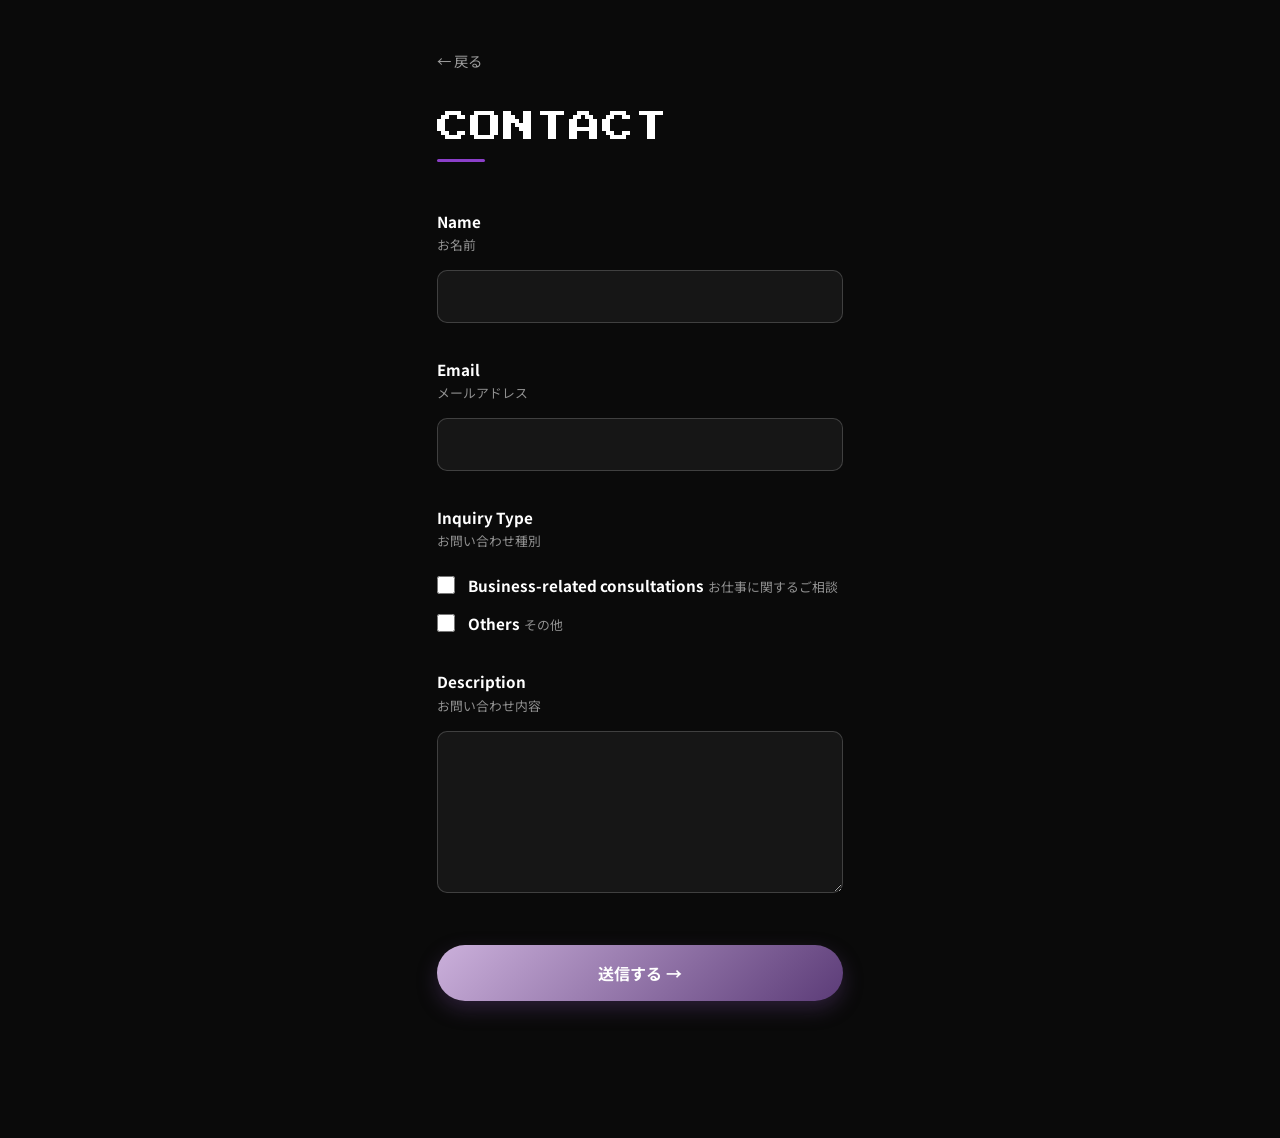
<file: contact-form.html>
<!DOCTYPE html>
<html lang="ja">
<head>
<meta charset="UTF-8" />
<meta name="viewport" content="width=device-width, initial-scale=1.0" />
<title>お問い合わせ | Soma Nisihara</title>

<link rel="preconnect" href="https://fonts.googleapis.com" />
<link rel="preconnect" href="https://fonts.gstatic.com" crossorigin />
<link href="https://fonts.googleapis.com/css2?family=Press+Start+2P&family=Noto+Sans+JP:wght@400;500;700;900&display=swap" rel="stylesheet" />

<link rel="stylesheet" href="css/contact-form.css?v=2" />
<link rel="stylesheet" href="css/page-transition.css?v=2" />
</head>
<body>
<div class="page-transition" id="page-transition" aria-hidden="true">
  <span class="page-transition-strip"></span>
  <span class="page-transition-strip"></span>
  <span class="page-transition-strip"></span>
  <span class="page-transition-strip"></span>
  <span class="page-transition-strip"></span>
  <span class="page-transition-strip"></span>
  <span class="page-transition-strip"></span>
</div>
<script src="js/page-transition.js?v=4"></script>

<div class="form-page">
  <a class="form-back" href="index.html">← 戻る</a>

  <div class="form-heading-wrap">
    <span class="form-heading">CONTACT</span>
    <span class="form-heading-dash"></span>
  </div>

  <form class="contact-form" id="contact-form">
    <label class="form-field">
      <span class="form-field-en">Name</span>
      <span class="form-field-ja">お名前</span>
      <input type="text" name="name" required />
    </label>

    <label class="form-field">
      <span class="form-field-en">Email</span>
      <span class="form-field-ja">メールアドレス</span>
      <input type="email" name="email" required />
    </label>

    <div class="form-field">
      <span class="form-field-en">Inquiry Type</span>
      <span class="form-field-ja">お問い合わせ種別</span>
      <div class="form-checkboxes">
        <label class="form-checkbox">
          <input type="checkbox" name="type" value="お仕事に関するご相談" />
          <span>
            <span class="form-field-en">Business-related consultations</span>
            <span class="form-field-ja">お仕事に関するご相談</span>
          </span>
        </label>
        <label class="form-checkbox">
          <input type="checkbox" name="type" value="その他" />
          <span>
            <span class="form-field-en">Others</span>
            <span class="form-field-ja">その他</span>
          </span>
        </label>
      </div>
    </div>

    <label class="form-field">
      <span class="form-field-en">Description</span>
      <span class="form-field-ja">お問い合わせ内容</span>
      <textarea name="description" rows="6" required></textarea>
    </label>

    <button type="submit" class="form-submit">送信する →</button>

    <p class="form-status" id="form-status"></p>
  </form>
</div>

<script src="js/contact-form.js?v=2"></script>
</body>
</html>
</file>
<file: css/contact-form.css>
* {
  margin: 0;
  padding: 0;
  box-sizing: border-box;
}

body {
  background: #0a0a0a;
  color: #fff;
  font-family: "Noto Sans JP", sans-serif;
  min-height: 100vh;
}

.form-page {
  max-width: 560px;
  margin: 0 auto;
  padding: 3rem 6vw 5rem;
}

.form-back {
  display: inline-block;
  color: rgba(255, 255, 255, 0.6);
  text-decoration: none;
  font-size: 0.9rem;
  margin-bottom: 2.5rem;
  transition: color 0.2s ease;
}

.form-back:hover {
  color: #fff;
}

.form-heading-wrap {
  display: flex;
  flex-direction: column;
  margin-bottom: 3rem;
}

.form-heading {
  font-family: "Press Start 2P", monospace;
  font-size: clamp(1.4rem, 5vw, 2rem);
  letter-spacing: 1px;
}

.form-heading-dash {
  display: block;
  width: 48px;
  height: 3px;
  margin-top: 16px;
  background: #8b3fc9;
  border-radius: 2px;
}

.contact-form {
  display: flex;
  flex-direction: column;
  gap: 2.2rem;
}

.form-field {
  display: flex;
  flex-direction: column;
  gap: 0.2rem;
}

.form-field-en {
  font-size: 0.95rem;
  font-weight: 700;
}

.form-field-ja {
  font-size: 0.8rem;
  color: rgba(255, 255, 255, 0.55);
  margin-bottom: 0.8rem;
}

input[type="text"],
input[type="email"],
textarea {
  width: 100%;
  background: rgba(255, 255, 255, 0.05);
  border: 1px solid rgba(255, 255, 255, 0.18);
  border-radius: 10px;
  padding: 0.9rem 1rem;
  color: #fff;
  font-family: inherit;
  font-size: 0.95rem;
  resize: vertical;
  transition: border-color 0.2s ease, background 0.2s ease;
}

input[type="text"]:focus,
input[type="email"]:focus,
textarea:focus {
  outline: none;
  border-color: #8b3fc9;
  background: rgba(255, 255, 255, 0.08);
}

.form-checkboxes {
  display: flex;
  flex-direction: column;
  gap: 0.9rem;
  margin-top: 0.4rem;
}

.form-checkbox {
  display: flex;
  align-items: center;
  gap: 0.8rem;
  cursor: pointer;
}

.form-checkbox input {
  width: 18px;
  height: 18px;
  flex-shrink: 0;
  accent-color: #8b3fc9;
}

.form-checkbox .form-field-ja {
  margin-bottom: 0;
}

.form-submit {
  display: inline-flex;
  align-items: center;
  justify-content: center;
  gap: 0.5rem;
  margin-top: 1rem;
  padding: 16px 34px;
  border: none;
  border-radius: 999px;
  background: linear-gradient(135deg, #cbb0db, #5c3c78);
  color: #fff;
  font-weight: 700;
  font-size: 1rem;
  font-family: inherit;
  cursor: pointer;
  box-shadow: 0 8px 20px rgba(92, 60, 120, 0.4);
  transition: transform 0.2s ease, box-shadow 0.2s ease;
}

.form-submit:hover {
  transform: translateY(-3px);
  box-shadow: 0 12px 26px rgba(92, 60, 120, 0.55);
}

.form-submit:disabled {
  opacity: 0.5;
  cursor: default;
  transform: none;
}

.form-status {
  min-height: 1.4rem;
  font-size: 0.9rem;
  line-height: 1.6;
}

.form-status--pending {
  color: rgba(255, 255, 255, 0.6);
}

.form-status--success {
  color: #7ee0b0;
}

.form-status--error {
  color: #ff8fa3;
}
</file>
<file: css/page-transition.css>
.page-transition {
  position: fixed;
  inset: 0;
  z-index: 10000;
  display: flex;
  pointer-events: none;
}

.page-transition-strip {
  flex: 1;
  background: #0a0a0a;
  transform: translateX(0%);
  transition: transform 0.6s cubic-bezier(0.34, 1.56, 0.64, 1);
}

.page-transition-strip:nth-child(1) {
  transition-delay: 0ms;
}
.page-transition-strip:nth-child(2) {
  transition-delay: 45ms;
}
.page-transition-strip:nth-child(3) {
  transition-delay: 90ms;
}
.page-transition-strip:nth-child(4) {
  transition-delay: 135ms;
}
.page-transition-strip:nth-child(5) {
  transition-delay: 180ms;
}
.page-transition-strip:nth-child(6) {
  transition-delay: 225ms;
}
.page-transition-strip:nth-child(7) {
  transition-delay: 270ms;
}

.page-transition.is-hidden .page-transition-strip {
  transform: translateX(110vw);
}
</file>
